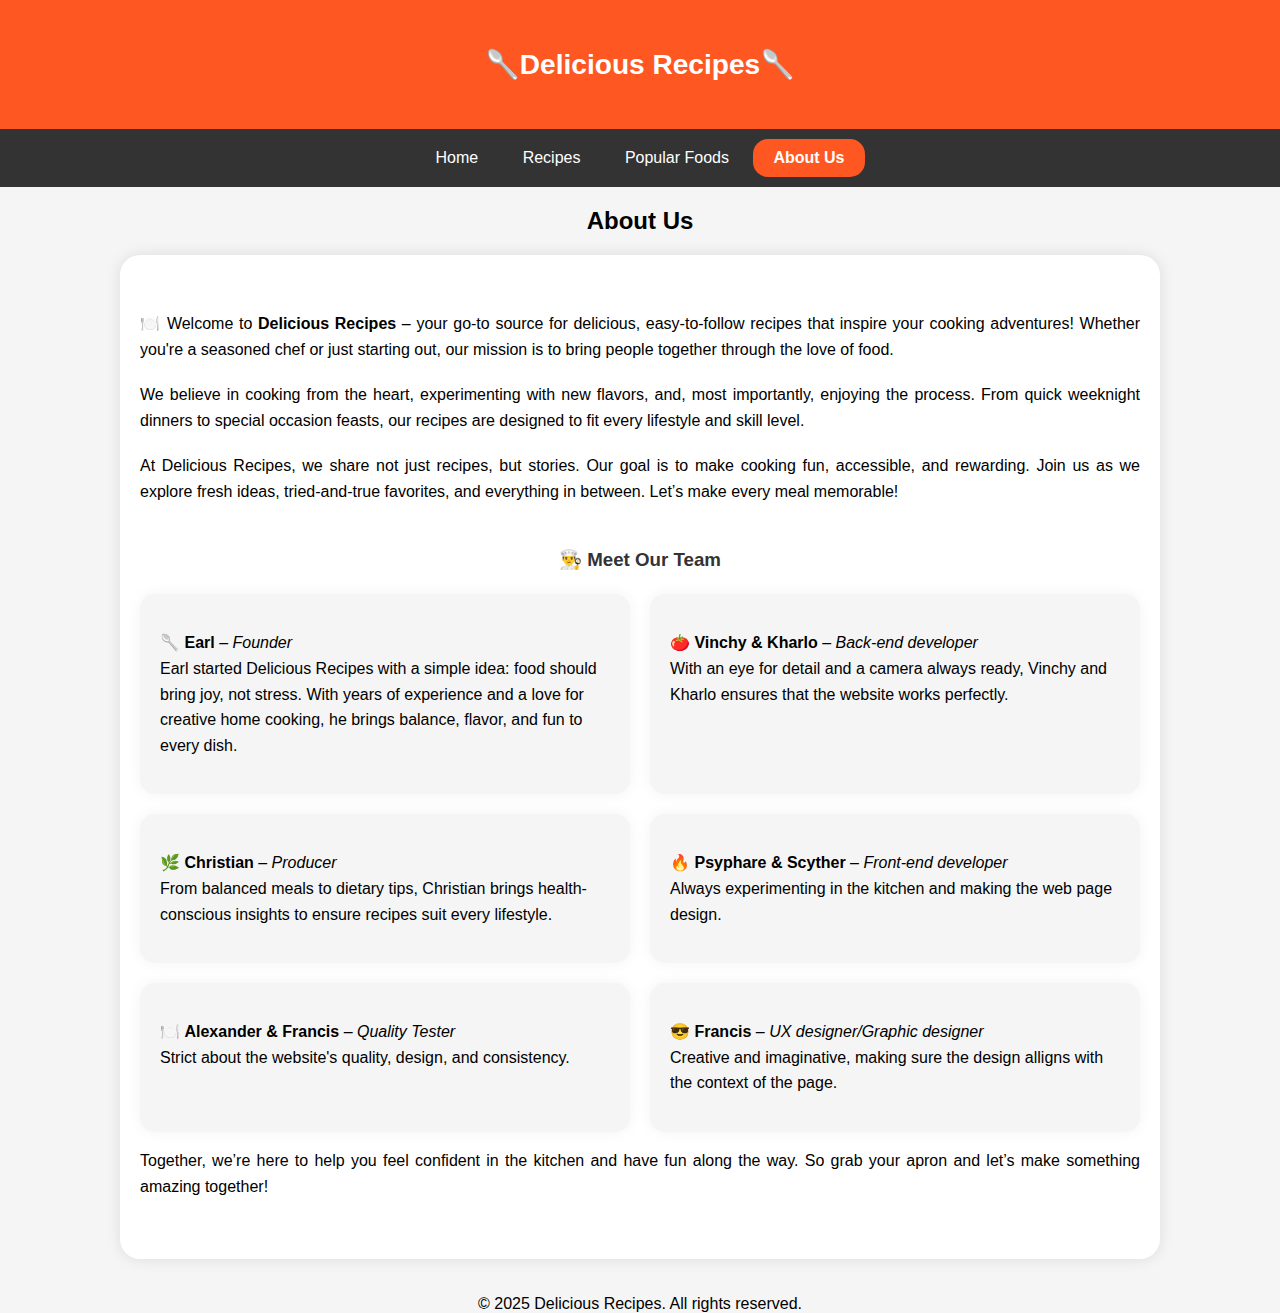
<file: aboutus.html>
<!DOCTYPE html>
<html>
<head>
    <meta charset="UTF-8">
    <meta name="viewport" content="width=device-width, initial-scale=1.0">
    <title>About Us - Delicious Recipes</title>
    
    <link href="https://fonts.googleapis.com/css2?family=Roboto:wght@400;500;700&display=swap" rel="stylesheet">

    <style>

body {
    font-family: Arial, Helvetica, sans-serif, sans-serif;
    margin: 0;
    padding: 0;
    text-align: center;
    background-color: #f5f5f5;
    align-items: center;
    justify-content: center;
}

header {
    background: #ff5722;
    color: white;
    padding: 20px;
    text-align: center;
    font-size: 24px;   
}

nav {
    background: #333;
    padding: 10px;
    text-align: center;
}
nav a {
    color: white;
    text-decoration: none;
    padding: 10px 20px;
    display: inline-block;
    border-radius: 20px;
    transition: background 0.3s;
}

nav a.active2{

    background-color: #ff5722;
    font-weight: bold;
    border-radius: 15px;

}
nav a:hover:not(.active2){
    background-color: gray;
    border-radius: 15px;
}


.aboutus {
    max-width: 1000px;
    margin: 0 auto;
    padding: 40px 20px;
    background: #fff;
    border-radius: 20px;
    box-shadow: 0 0 15px rgba(0, 0, 0, 0.1);
    font-size: 16px;
    line-height: 1.6;
}

.aboutus h2 {
    text-align: center;
    margin-bottom: 20px;
    color: #ff5722;
}

.aboutus h3 {
    text-align: center;
    margin: 40px 0 20px;
    color: #333;
}

.aboutus .intro,
.aboutus .closing {
    text-align: justify;
    margin-bottom: 20px;
}

.team-grid {
    display: flex;
    flex-wrap: wrap;
    gap: 20px;
    justify-content: center;
}

.team-member {
    flex: 1 1 300px;
    background-color: #f5f5f5;
    border-radius: 15px;
    padding: 20px;
    box-shadow: 0 0 15px rgba(0,0,0,0.05);
    text-align: left;

}

    </style>

</head>
<body>
    <header><h3> 🥄Delicious Recipes🥄</h3></header>
    <nav>

        <a href="home.html" >Home</a>
        <a href="recipes.html" >Recipes</a>
        <a href="popular.html" >Popular Foods</a>
        <a href="aboutus.html" class="active2" >About Us</a>

    </nav>
    <h2>About Us</h2>
    <div class="aboutus-container">
        <section id="about" class="aboutus">
            
            <p class="intro">
                🍽️ Welcome to <strong>Delicious Recipes</strong> – your go-to source for delicious, easy-to-follow recipes that inspire your cooking adventures!
                Whether you're a seasoned chef or just starting out, our mission is to bring people together through the love of food.
            </p>
    
            <p class="intro">
                We believe in cooking from the heart, experimenting with new flavors, and, most importantly, enjoying the process. From quick weeknight dinners to special occasion feasts, our recipes are designed to fit every lifestyle and skill level.
            </p>
    
            <p class="intro">
                At Delicious Recipes, we share not just recipes, but stories. Our goal is to make cooking fun, accessible, and rewarding. Join us as we explore fresh ideas, tried-and-true favorites, and everything in between. Let’s make every meal memorable!
            </p>

    
            <h3>👨‍🍳 Meet Our Team</h3>
            <div class="team-grid">
    
                <div class="team-member">
                    <p>🥄 <strong>Earl</strong> – <em>Founder</em><br>
                        Earl started Delicious Recipes with a simple idea: food should bring joy, not stress. With years of experience and a love for creative home cooking, he brings balance, flavor, and fun to every dish.
                    </p>
                </div>
    
                <div class="team-member">
                    <p>🍅 <strong>Vinchy & Kharlo</strong> – <em> Back-end developer</em><br>
                        With an eye for detail and a camera always ready, Vinchy and Kharlo ensures that the website works perfectly.
                    </p>
                </div>
    
                <div class="team-member">
                    <p>🌿 <strong>Christian</strong> – <em>Producer</em><br>
                        From balanced meals to dietary tips, Christian brings health-conscious insights to ensure recipes suit every lifestyle.
                    </p>
                </div>
    
                <div class="team-member">
                    <p>🔥 <strong>Psyphare & Scyther</strong> – <em>Front-end developer</em><br>
                        Always experimenting in the kitchen and making the web page design.
                    </p>
                </div>
            
                <div class="team-member">
                    <p>🍽️ <strong>Alexander & Francis</strong> – <em>Quality Tester</em><br>
                        Strict about the website's quality, design, and consistency.
                    </p>
                </div>

                <div class="team-member">
                    <p>😎 <strong>Francis</strong> – <em>UX designer/Graphic designer</em><br>
                        Creative and imaginative, making sure the design alligns with the context of the page.
                    </p>
                </div>
            </div>
    
            <p class="closing">
                Together, we’re here to help you feel confident in the kitchen and have fun along the way. So grab your apron and let’s make something amazing together!
            </p>
        </section>
    </div>

    <br>
    <br>
   
    <footer>© 2025 Delicious Recipes. All rights reserved.</footer>
</body>
</html>
</file>
